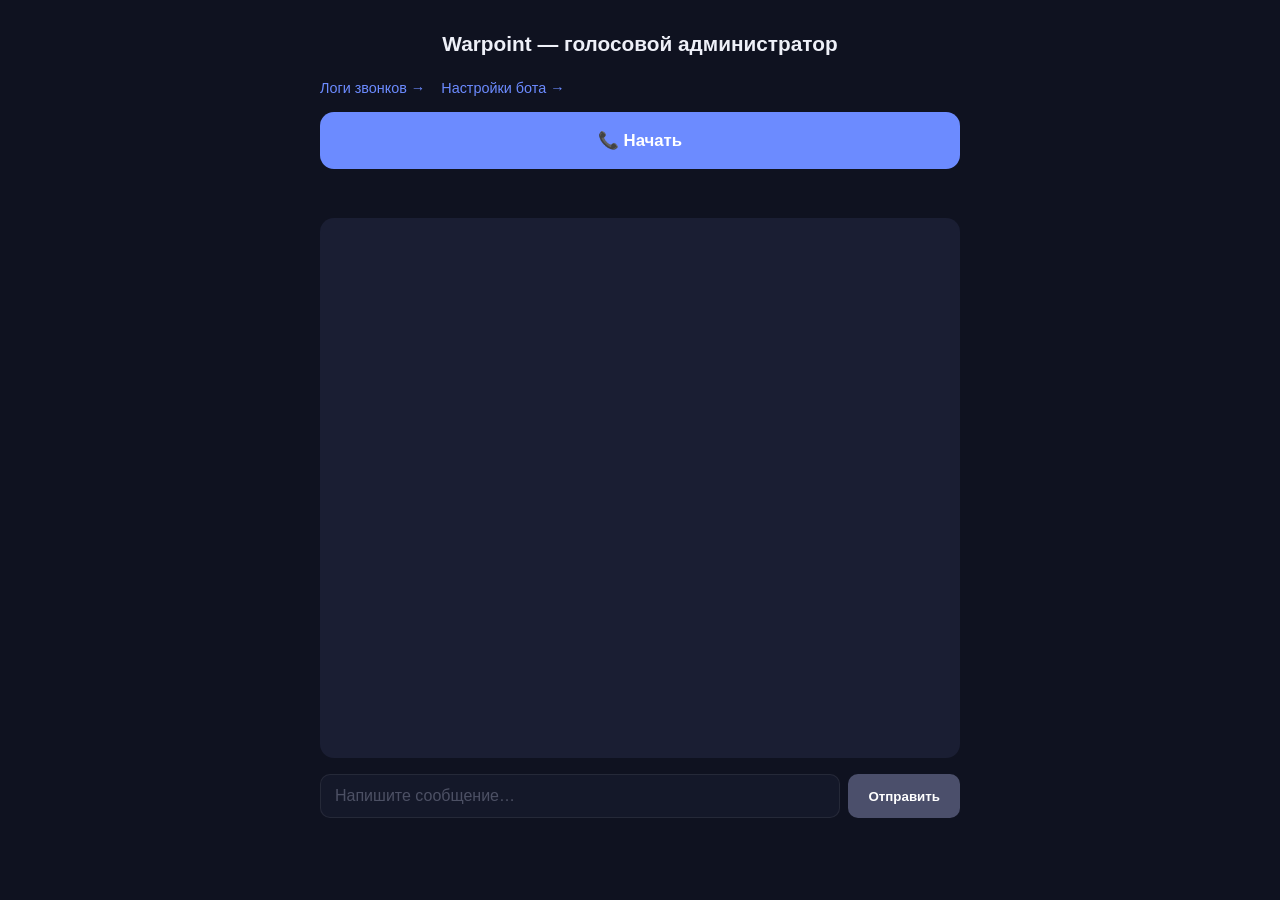
<file: frontend/index.html>
<!doctype html>
<html lang="ru">
<head>
  <meta charset="utf-8" />
  <meta name="viewport" content="width=device-width, initial-scale=1" />
  <title>Warpoint — голосовой администратор</title>
  <link rel="stylesheet" href="style.css" />
</head>
<body>
  <main class="app">
    <h1>Warpoint — голосовой администратор</h1>
    <div class="nav-links">
      <a class="nav-link" href="/logs.html">Логи звонков →</a>
      <a class="nav-link" href="/prompt.html">Настройки бота →</a>
    </div>

    <button id="call-button" class="call-button" data-state="idle">
      📞 Начать
    </button>
    <div id="call-state" class="call-state"></div>

    <div id="chat-box" class="chat-box"></div>

    <form id="chat-form" class="chat-form">
      <input id="chat-input" type="text" placeholder="Напишите сообщение…" autocomplete="off" disabled />
      <button id="chat-send" type="submit" disabled>Отправить</button>
    </form>
  </main>

  <script src="app.js"></script>
</body>
</html>
</file>
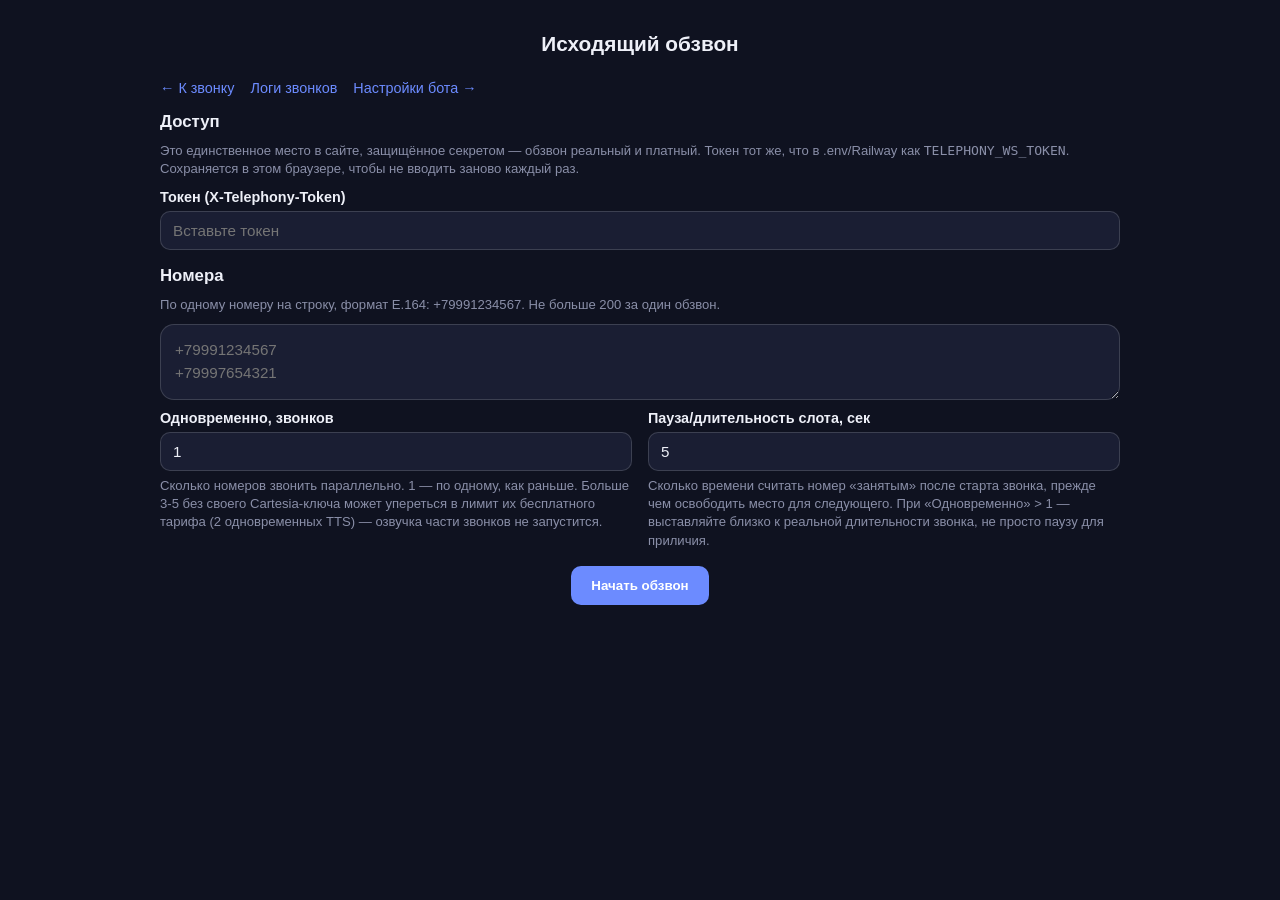
<file: frontend/campaign.html>
<!doctype html>
<html lang="ru">
<head>
  <meta charset="utf-8" />
  <meta name="viewport" content="width=device-width, initial-scale=1" />
  <title>Warpoint — исходящий обзвон</title>
  <link rel="stylesheet" href="style.css" />
</head>
<body>
  <main class="app app-wide">
    <h1>Исходящий обзвон</h1>
    <div class="nav-links">
      <a class="nav-link" href="/">← К звонку</a>
      <a class="nav-link" href="/logs.html">Логи звонков</a>
      <a class="nav-link" href="/prompt.html">Настройки бота →</a>
    </div>

    <section class="settings-section">
      <h2>Доступ</h2>
      <p class="settings-hint">Это единственное место в сайте, защищённое секретом — обзвон реальный и платный. Токен тот же, что в .env/Railway как <code>TELEPHONY_WS_TOKEN</code>. Сохраняется в этом браузере, чтобы не вводить заново каждый раз.</p>
      <label class="settings-field">
        <span>Токен (X-Telephony-Token)</span>
        <input type="password" id="campaign-token" placeholder="Вставьте токен" />
      </label>
    </section>

    <section class="settings-section">
      <h2>Номера</h2>
      <p class="settings-hint">По одному номеру на строку, формат E.164: +79991234567. Не больше 200 за один обзвон.</p>
      <textarea id="campaign-numbers" class="prompt-textarea prompt-textarea-small" placeholder="+79991234567&#10;+79997654321"></textarea>
      <div class="settings-grid">
        <label class="settings-field">
          <span>Одновременно, звонков</span>
          <input type="number" id="campaign-concurrency" value="1" min="1" max="10" />
          <span class="settings-hint">Сколько номеров звонить параллельно. 1 — по одному, как раньше. Больше 3-5 без своего Cartesia-ключа может упереться в лимит их бесплатного тарифа (2 одновременных TTS) — озвучка части звонков не запустится.</span>
        </label>
        <label class="settings-field">
          <span>Пауза/длительность слота, сек</span>
          <input type="number" id="campaign-delay" value="5" min="2" max="600" />
          <span class="settings-hint">Сколько времени считать номер «занятым» после старта звонка, прежде чем освободить место для следующего. При «Одновременно» &gt; 1 — выставляйте близко к реальной длительности звонка, не просто паузу для приличия.</span>
        </label>
      </div>
    </section>

    <div class="prompt-actions">
      <button id="campaign-start" type="button">Начать обзвон</button>
    </div>

    <p id="campaign-status" class="prompt-status"></p>

    <div id="campaign-progress" class="calls-list"></div>
  </main>

  <script src="campaign.js"></script>
</body>
</html>
</file>
<file: frontend/style.css>
:root {
  color-scheme: light dark;
  --bg: #0f1220;
  --panel: #1a1e33;
  --text: #eef0f8;
  --muted: #8a8fa8;
  --accent: #6c8bff;
  --bot: #2a2f4a;
  --error: #ff6b6b;
}

* {
  box-sizing: border-box;
}

body {
  margin: 0;
  min-height: 100vh;
  background: var(--bg);
  color: var(--text);
  font-family: -apple-system, BlinkMacSystemFont, "Segoe UI", Roboto, sans-serif;
  display: flex;
  justify-content: center;
  padding: 24px;
}

.app {
  width: 100%;
  max-width: 640px;
  display: flex;
  flex-direction: column;
  align-items: center;
  gap: 16px;
}

h1 {
  font-size: 1.3rem;
  text-align: center;
  margin: 8px 0;
}

.call-button {
  width: 100%;
  padding: 18px;
  font-size: 1.05rem;
  font-weight: 600;
  border: none;
  border-radius: 14px;
  cursor: pointer;
  background: var(--accent);
  color: white;
  transition: background 0.2s, transform 0.1s;
}

.call-button:active {
  transform: scale(0.98);
}

.call-button[data-state="connecting"] {
  background: #4b4f6b;
  cursor: not-allowed;
}

.call-button[data-state="active"] {
  background: #e0455a;
}

.call-state {
  min-height: 1.2em;
  font-size: 0.9rem;
  color: var(--muted);
  text-align: center;
}

.call-state[data-live="user"] {
  color: var(--accent);
}

.call-state[data-live="bot"] {
  color: #ff9f6c;
  animation: pulse 1.2s infinite;
}

@keyframes pulse {
  0%, 100% { opacity: 1; }
  50% { opacity: 0.7; }
}

.chat-box {
  width: 100%;
  height: 60vh;
  background: var(--panel);
  border-radius: 14px;
  padding: 16px;
  overflow-y: auto;
  display: flex;
  flex-direction: column;
  gap: 10px;
}

.msg {
  padding: 10px 14px;
  border-radius: 12px;
  max-width: 85%;
  line-height: 1.4;
  white-space: pre-wrap;
  word-break: break-word;
}

.msg-user {
  align-self: flex-end;
  background: var(--accent);
  color: white;
  border-bottom-right-radius: 2px;
}

.msg-bot {
  align-self: flex-start;
  background: var(--bot);
  border-bottom-left-radius: 2px;
}

.msg-status {
  align-self: center;
  background: none;
  color: var(--muted);
  font-size: 0.8rem;
  padding: 2px 8px;
}

.msg-partial {
  align-self: flex-end;
  background: none;
  color: var(--muted);
  font-style: italic;
  border: 1px dashed var(--muted);
  border-bottom-right-radius: 2px;
}

.msg-error {
  align-self: stretch;
  background: rgba(255, 107, 107, 0.15);
  color: var(--error);
  border: 1px solid var(--error);
  font-size: 0.85rem;
}

.app-wide {
  max-width: 960px;
}

.nav-link {
  color: var(--accent);
  text-decoration: none;
  font-size: 0.9rem;
  align-self: flex-start;
}

.nav-link:hover {
  text-decoration: underline;
}

.calls-list,
.call-detail {
  width: 100%;
}

.calls-table,
.turns-table {
  width: 100%;
  border-collapse: collapse;
  background: var(--panel);
  border-radius: 14px;
  overflow: hidden;
  font-size: 0.9rem;
}

.calls-table th,
.calls-table td,
.turns-table th,
.turns-table td {
  padding: 10px 12px;
  text-align: left;
  border-bottom: 1px solid rgba(255, 255, 255, 0.08);
  vertical-align: top;
}

.calls-table th,
.turns-table th {
  color: var(--muted);
  font-weight: 600;
  font-size: 0.8rem;
  text-transform: uppercase;
}

.calls-row {
  cursor: pointer;
}

.calls-row:hover {
  background: rgba(108, 139, 255, 0.1);
}

.call-detail-inner {
  margin-top: 16px;
  display: flex;
  flex-direction: column;
  gap: 12px;
}

.call-detail-inner h2 {
  font-size: 1rem;
  margin: 0;
}

.call-detail-inner audio {
  width: 100%;
}

.call-outcome {
  color: var(--muted);
  margin: 0;
}

.nav-links {
  display: flex;
  gap: 16px;
  align-self: flex-start;
}

.chat-form {
  width: 100%;
  display: flex;
  gap: 8px;
}

.chat-form input {
  flex: 1;
  padding: 12px 14px;
  border-radius: 10px;
  border: 1px solid rgba(255, 255, 255, 0.15);
  background: var(--panel);
  color: var(--text);
  font-size: 1rem;
}

.chat-form input::placeholder {
  color: var(--muted);
}

.chat-form input:disabled {
  opacity: 0.5;
}

.chat-form button {
  padding: 12px 20px;
  border-radius: 10px;
  border: none;
  background: var(--accent);
  color: white;
  font-weight: 600;
  cursor: pointer;
}

.chat-form button:disabled {
  background: #4b4f6b;
  cursor: not-allowed;
}

.prompt-textarea {
  width: 100%;
  min-height: 50vh;
  padding: 14px;
  border-radius: 14px;
  border: 1px solid rgba(255, 255, 255, 0.15);
  background: var(--panel);
  color: var(--text);
  font-family: inherit;
  font-size: 0.95rem;
  line-height: 1.5;
  resize: vertical;
}

.prompt-textarea:disabled {
  opacity: 0.6;
}

.prompt-textarea-small {
  min-height: 4.5rem;
}

.prompt-actions {
  display: flex;
  gap: 12px;
}

.prompt-actions button {
  padding: 12px 20px;
  border-radius: 10px;
  border: none;
  background: var(--accent);
  color: white;
  font-weight: 600;
  cursor: pointer;
}

.prompt-actions button:disabled {
  background: #4b4f6b;
  cursor: not-allowed;
}

#prompt-reset {
  background: transparent;
  border: 1px solid var(--error);
  color: var(--error);
}

.prompt-status {
  color: var(--muted);
  font-size: 0.9rem;
}

.prompt-status-custom {
  color: var(--accent);
}

.prompt-status-error {
  color: var(--error);
}

.settings-section {
  width: 100%;
  display: flex;
  flex-direction: column;
  gap: 10px;
}

.settings-section h2 {
  font-size: 1.05rem;
  margin: 0;
}

.settings-grid {
  display: grid;
  grid-template-columns: repeat(auto-fit, minmax(240px, 1fr));
  gap: 16px;
}

.settings-field {
  display: flex;
  flex-direction: column;
  gap: 6px;
  font-size: 0.9rem;
}

.settings-field > span:first-child {
  font-weight: 600;
}

.settings-field select,
.settings-field input {
  padding: 10px 12px;
  border-radius: 10px;
  border: 1px solid rgba(255, 255, 255, 0.15);
  background: var(--panel);
  color: var(--text);
  font-size: 0.95rem;
  font-family: inherit;
}

.settings-field select:disabled,
.settings-field input:disabled {
  opacity: 0.6;
}

.settings-hint {
  color: var(--muted);
  font-size: 0.82rem;
  line-height: 1.4;
  margin: 0;
}

.settings-secondary-btn {
  align-self: flex-start;
  padding: 8px 16px;
  border-radius: 10px;
  border: 1px solid rgba(255, 255, 255, 0.15);
  background: transparent;
  color: var(--muted);
  font-size: 0.85rem;
  cursor: pointer;
}
</file>
